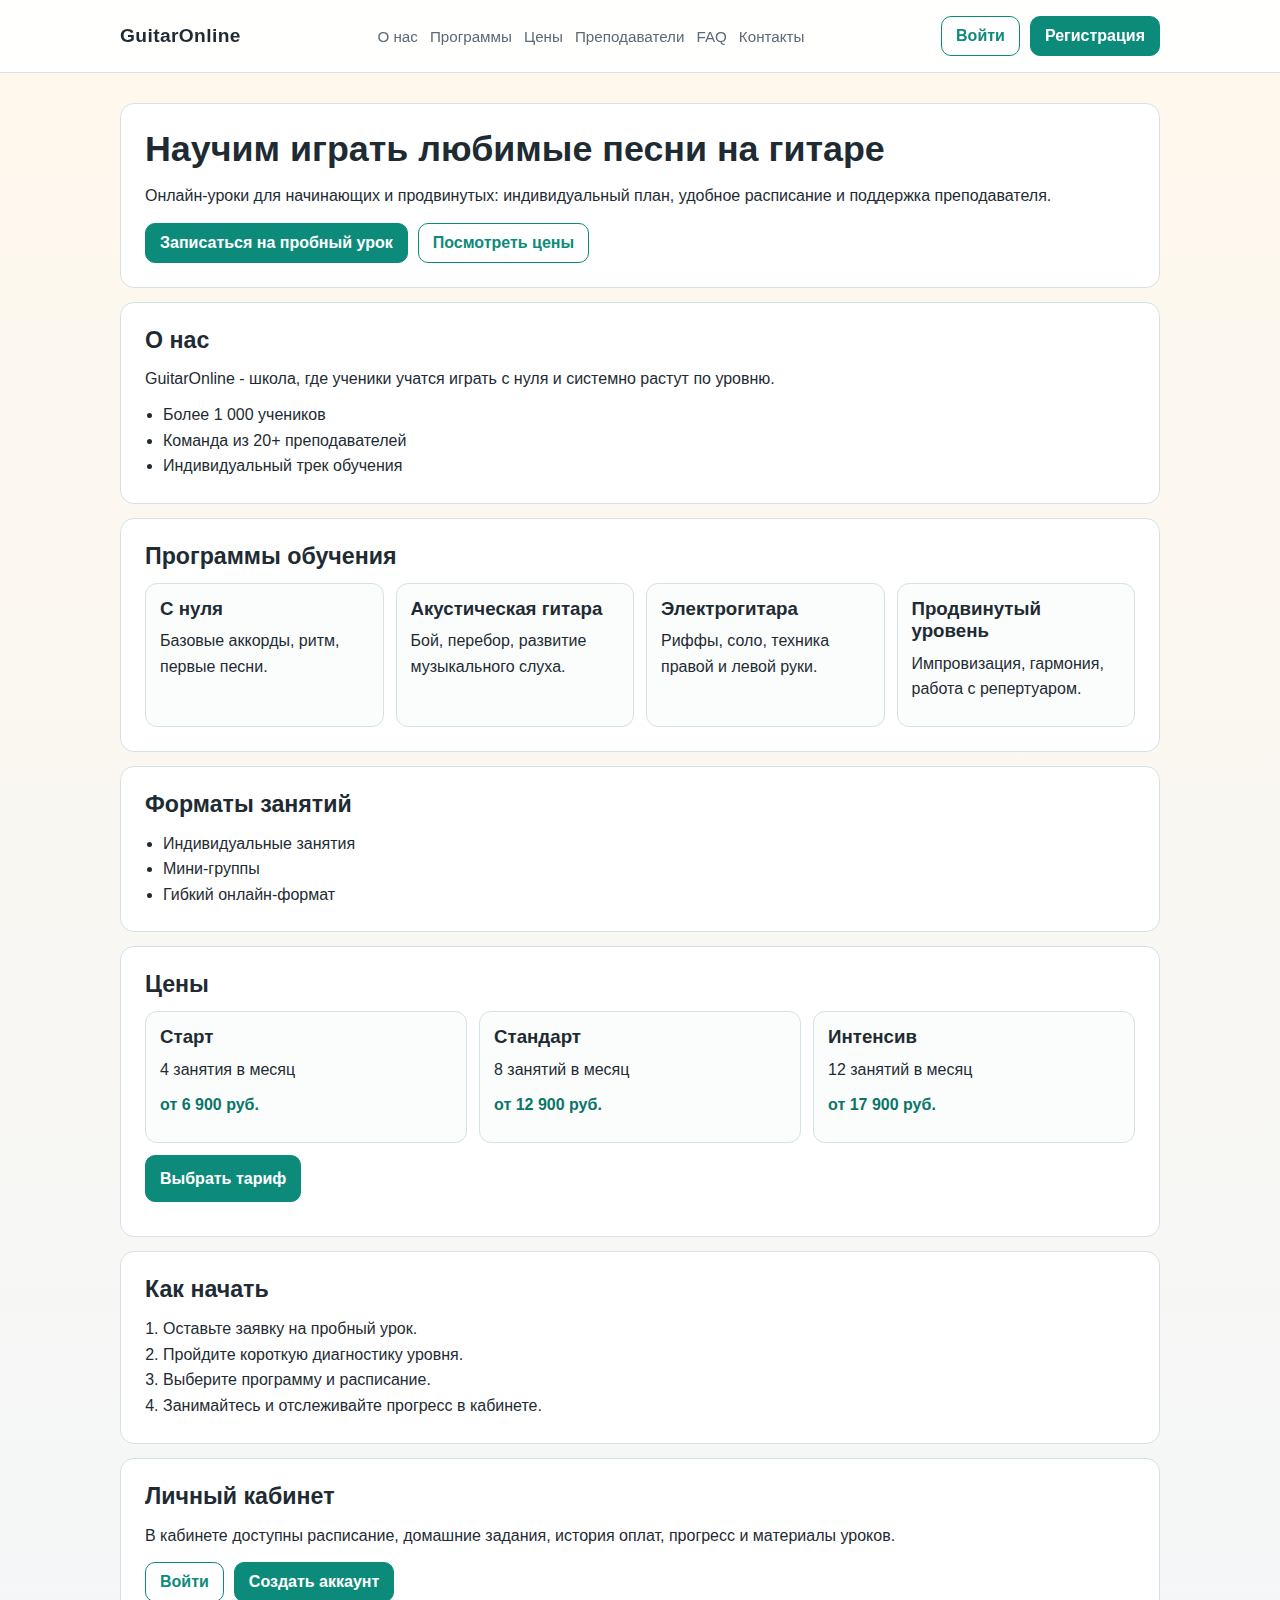
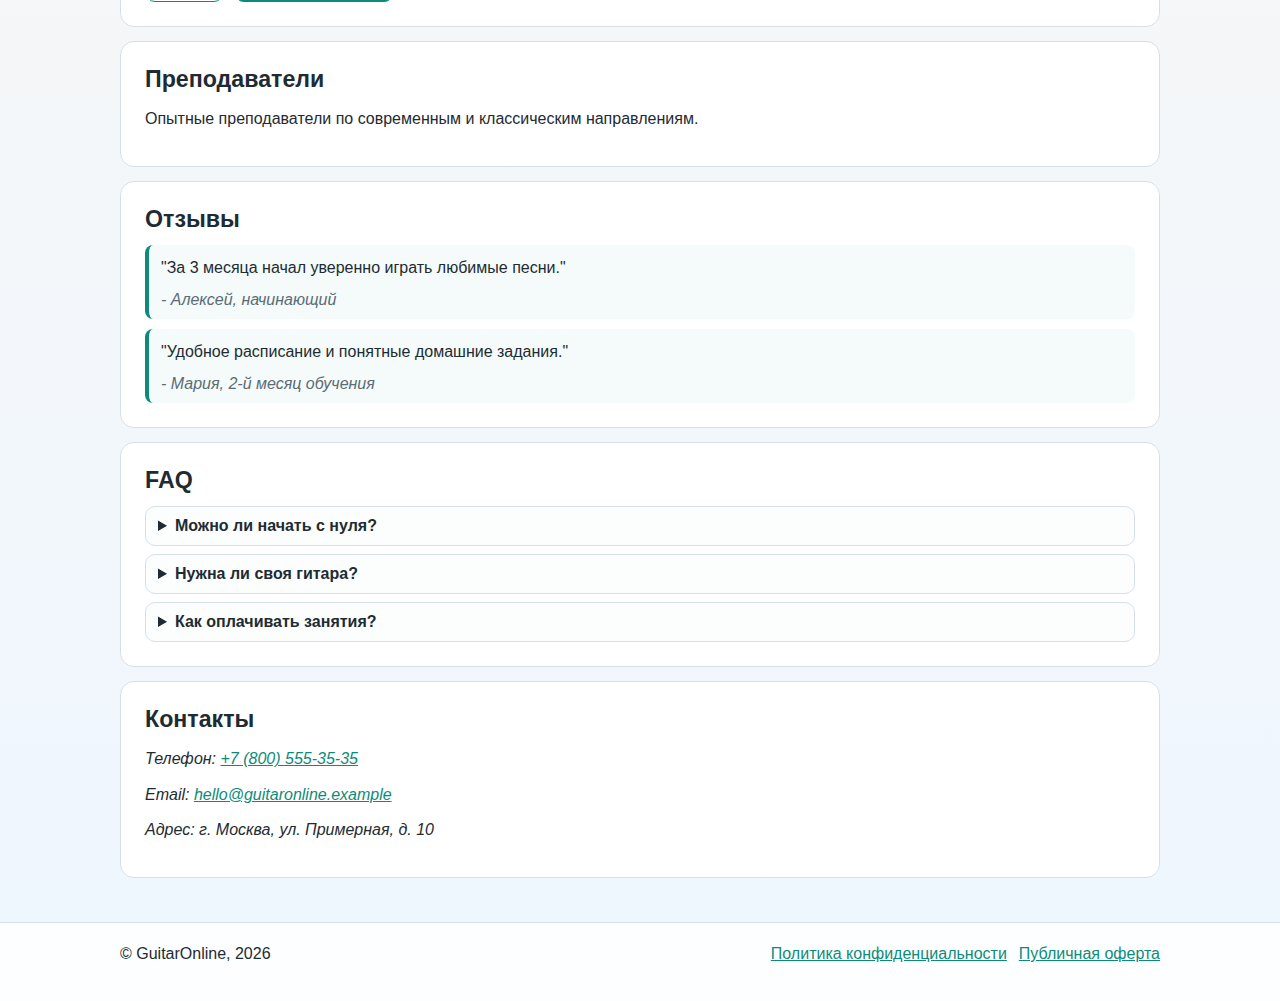
<file: index.html>
<!doctype html>
<html lang="ru">
  <head>
    <meta charset="utf-8" />
    <meta name="viewport" content="width=device-width, initial-scale=1" />
    <title>GuitarOnline - Онлайн-школа гитары</title>
    <style>
      :root {
        --bg-top: #fff8ec;
        --bg-bottom: #eef6ff;
        --surface: #ffffff;
        --ink: #1e2b33;
        --muted: #5c6b75;
        --line: #d6e1e6;
        --accent: #0d8b7a;
        --accent-hover: #0b7567;
        --accent-soft: #e8f8f5;
        --radius: 14px;
      }

      * {
        box-sizing: border-box;
      }

      html {
        scroll-behavior: smooth;
      }

      body {
        margin: 0;
        color: var(--ink);
        font-family: "Trebuchet MS", "Lucida Sans Unicode", "Tahoma", sans-serif;
        background: linear-gradient(180deg, var(--bg-top) 0%, var(--bg-bottom) 100%);
      }

      a {
        color: var(--accent);
      }

      .container {
        width: min(1040px, 92vw);
        margin: 0 auto;
      }

      .site-header {
        position: sticky;
        top: 0;
        z-index: 10;
        background: rgba(255, 255, 255, 0.95);
        border-bottom: 1px solid var(--line);
        backdrop-filter: blur(8px);
      }

      .header-row {
        min-height: 72px;
        display: flex;
        align-items: center;
        justify-content: space-between;
        gap: 16px;
        flex-wrap: wrap;
        padding: 10px 0;
      }

      .brand {
        font-size: 1.2rem;
        letter-spacing: 0.02em;
      }

      .main-nav {
        display: flex;
        flex-wrap: wrap;
        gap: 12px;
      }

      .main-nav a {
        text-decoration: none;
        font-size: 0.95rem;
        color: var(--muted);
      }

      .main-nav a:hover {
        color: var(--accent);
      }

      .header-actions {
        display: flex;
        gap: 10px;
      }

      .btn {
        display: inline-block;
        padding: 10px 14px;
        border: 1px solid var(--accent);
        border-radius: 10px;
        text-decoration: none;
        font-weight: 600;
        background: var(--accent);
        color: #fff;
      }

      .btn:hover {
        background: var(--accent-hover);
        border-color: var(--accent-hover);
      }

      .btn-secondary {
        background: var(--surface);
        color: var(--accent);
      }

      .btn-secondary:hover {
        background: var(--accent-soft);
        color: var(--accent-hover);
        border-color: var(--accent-hover);
      }

      main {
        padding: 30px 0 44px;
      }

      .section {
        background: var(--surface);
        border: 1px solid var(--line);
        border-radius: var(--radius);
        padding: 24px;
        margin-top: 14px;
      }

      .hero {
        margin-top: 0;
      }

      h1,
      h2,
      h3 {
        margin: 0 0 12px;
        line-height: 1.2;
      }

      h1 {
        font-size: clamp(1.8rem, 2.8vw, 2.5rem);
      }

      h2 {
        font-size: 1.45rem;
      }

      p {
        margin: 0 0 10px;
        line-height: 1.6;
        color: var(--ink);
      }

      ul,
      ol {
        margin: 0;
        padding-left: 18px;
        line-height: 1.6;
      }

      .hero-actions {
        display: flex;
        gap: 10px;
        flex-wrap: wrap;
        margin-top: 14px;
      }

      .grid {
        display: grid;
        gap: 12px;
      }

      .cards-2 {
        grid-template-columns: repeat(auto-fit, minmax(230px, 1fr));
      }

      .cards-3 {
        grid-template-columns: repeat(auto-fit, minmax(210px, 1fr));
      }

      .card {
        border: 1px solid var(--line);
        border-radius: 12px;
        background: #fbfdfd;
        padding: 14px;
      }

      .card h3 {
        margin-bottom: 8px;
      }

      .price {
        font-weight: 700;
        color: var(--accent-hover);
      }

      details {
        border: 1px solid var(--line);
        border-radius: 10px;
        padding: 10px 12px;
        margin-top: 8px;
        background: #fcfefe;
      }

      summary {
        cursor: pointer;
        font-weight: 600;
      }

      blockquote {
        margin: 0;
        padding: 10px 12px;
        border-left: 4px solid var(--accent);
        background: #f4fbfa;
        border-radius: 8px;
      }

      blockquote + blockquote {
        margin-top: 10px;
      }

      cite {
        display: block;
        margin-top: 6px;
        color: var(--muted);
      }

      .site-footer {
        border-top: 1px solid var(--line);
        background: rgba(255, 255, 255, 0.85);
      }

      .footer-row {
        padding: 18px 0 24px;
        display: flex;
        justify-content: space-between;
        gap: 12px;
        flex-wrap: wrap;
      }

      .footer-links {
        display: flex;
        gap: 12px;
        flex-wrap: wrap;
      }

      @media (max-width: 720px) {
        .header-row {
          align-items: flex-start;
        }

        .header-actions {
          width: 100%;
        }

        .header-actions a {
          flex: 1;
          text-align: center;
        }
      }
    </style>
  </head>
  <body>
    <header class="site-header">
      <div class="container header-row">
        <div class="brand"><strong>GuitarOnline</strong></div>

        <nav class="main-nav" aria-label="Основная навигация">
          <a href="#about">О нас</a>
          <a href="#programs">Программы</a>
          <a href="#pricing">Цены</a>
          <a href="#teachers">Преподаватели</a>
          <a href="#faq">FAQ</a>
          <a href="#contacts">Контакты</a>
        </nav>

        <div class="header-actions">
          <a class="btn btn-secondary" href="/portal/login">Войти</a>
          <a class="btn" href="/portal/register">Регистрация</a>
        </div>
      </div>
    </header>

    <main>
      <div class="container">
        <section class="section hero" id="hero" aria-labelledby="hero-title">
          <h1 id="hero-title">Научим играть любимые песни на гитаре</h1>
          <p>
            Онлайн-уроки для начинающих и продвинутых: индивидуальный план, удобное расписание и поддержка
            преподавателя.
          </p>
          <div class="hero-actions">
            <a class="btn" href="#start">Записаться на пробный урок</a>
            <a class="btn btn-secondary" href="#pricing">Посмотреть цены</a>
          </div>
        </section>

        <section class="section" id="about" aria-labelledby="about-title">
          <h2 id="about-title">О нас</h2>
          <p>GuitarOnline - школа, где ученики учатся играть с нуля и системно растут по уровню.</p>
          <ul>
            <li>Более 1 000 учеников</li>
            <li>Команда из 20+ преподавателей</li>
            <li>Индивидуальный трек обучения</li>
          </ul>
        </section>

        <section class="section" id="programs" aria-labelledby="programs-title">
          <h2 id="programs-title">Программы обучения</h2>
          <div class="grid cards-2">
            <article class="card">
              <h3>С нуля</h3>
              <p>Базовые аккорды, ритм, первые песни.</p>
            </article>
            <article class="card">
              <h3>Акустическая гитара</h3>
              <p>Бой, перебор, развитие музыкального слуха.</p>
            </article>
            <article class="card">
              <h3>Электрогитара</h3>
              <p>Риффы, соло, техника правой и левой руки.</p>
            </article>
            <article class="card">
              <h3>Продвинутый уровень</h3>
              <p>Импровизация, гармония, работа с репертуаром.</p>
            </article>
          </div>
        </section>

        <section class="section" id="formats" aria-labelledby="formats-title">
          <h2 id="formats-title">Форматы занятий</h2>
          <ul>
            <li>Индивидуальные занятия</li>
            <li>Мини-группы</li>
            <li>Гибкий онлайн-формат</li>
          </ul>
        </section>

        <section class="section" id="pricing" aria-labelledby="pricing-title">
          <h2 id="pricing-title">Цены</h2>
          <div class="grid cards-3">
            <article class="card">
              <h3>Старт</h3>
              <p>4 занятия в месяц</p>
              <p class="price">от 6 900 руб.</p>
            </article>
            <article class="card">
              <h3>Стандарт</h3>
              <p>8 занятий в месяц</p>
              <p class="price">от 12 900 руб.</p>
            </article>
            <article class="card">
              <h3>Интенсив</h3>
              <p>12 занятий в месяц</p>
              <p class="price">от 17 900 руб.</p>
            </article>
          </div>
          <p style="margin-top: 12px"><a class="btn" href="#start">Выбрать тариф</a></p>
        </section>

        <section class="section" id="start" aria-labelledby="start-title">
          <h2 id="start-title">Как начать</h2>
          <ol>
            <li>Оставьте заявку на пробный урок.</li>
            <li>Пройдите короткую диагностику уровня.</li>
            <li>Выберите программу и расписание.</li>
            <li>Занимайтесь и отслеживайте прогресс в кабинете.</li>
          </ol>
        </section>

        <section class="section" id="cabinet" aria-labelledby="cabinet-title">
          <h2 id="cabinet-title">Личный кабинет</h2>
          <p>В кабинете доступны расписание, домашние задания, история оплат, прогресс и материалы уроков.</p>
          <div class="hero-actions">
            <a class="btn btn-secondary" href="/portal/login">Войти</a>
            <a class="btn" href="/portal/register">Создать аккаунт</a>
          </div>
        </section>

        <section class="section" id="teachers" aria-labelledby="teachers-title">
          <h2 id="teachers-title">Преподаватели</h2>
          <p>Опытные преподаватели по современным и классическим направлениям.</p>
        </section>

        <section class="section" id="reviews" aria-labelledby="reviews-title">
          <h2 id="reviews-title">Отзывы</h2>
          <blockquote>
            <p>"За 3 месяца начал уверенно играть любимые песни."</p>
            <cite>- Алексей, начинающий</cite>
          </blockquote>
          <blockquote>
            <p>"Удобное расписание и понятные домашние задания."</p>
            <cite>- Мария, 2-й месяц обучения</cite>
          </blockquote>
        </section>

        <section class="section" id="faq" aria-labelledby="faq-title">
          <h2 id="faq-title">FAQ</h2>
          <details>
            <summary>Можно ли начать с нуля?</summary>
            <p>Да, у нас есть отдельная программа для начинающих.</p>
          </details>
          <details>
            <summary>Нужна ли своя гитара?</summary>
            <p>Желательно, но на старте поможем подобрать инструмент.</p>
          </details>
          <details>
            <summary>Как оплачивать занятия?</summary>
            <p>Оплата доступна в личном кабинете по выбранному тарифу.</p>
          </details>
        </section>

        <section class="section" id="contacts" aria-labelledby="contacts-title">
          <h2 id="contacts-title">Контакты</h2>
          <address>
            <p>Телефон: <a href="tel:+78005553535">+7 (800) 555-35-35</a></p>
            <p>Email: <a href="mailto:hello@guitaronline.example">hello@guitaronline.example</a></p>
            <p>Адрес: г. Москва, ул. Примерная, д. 10</p>
          </address>
        </section>
      </div>
    </main>

    <footer class="site-footer">
      <div class="container footer-row">
        <p>© GuitarOnline, 2026</p>
        <p class="footer-links">
          <a href="/privacy">Политика конфиденциальности</a>
          <a href="/offer">Публичная оферта</a>
        </p>
      </div>
    </footer>
  </body>
</html>
</file>
